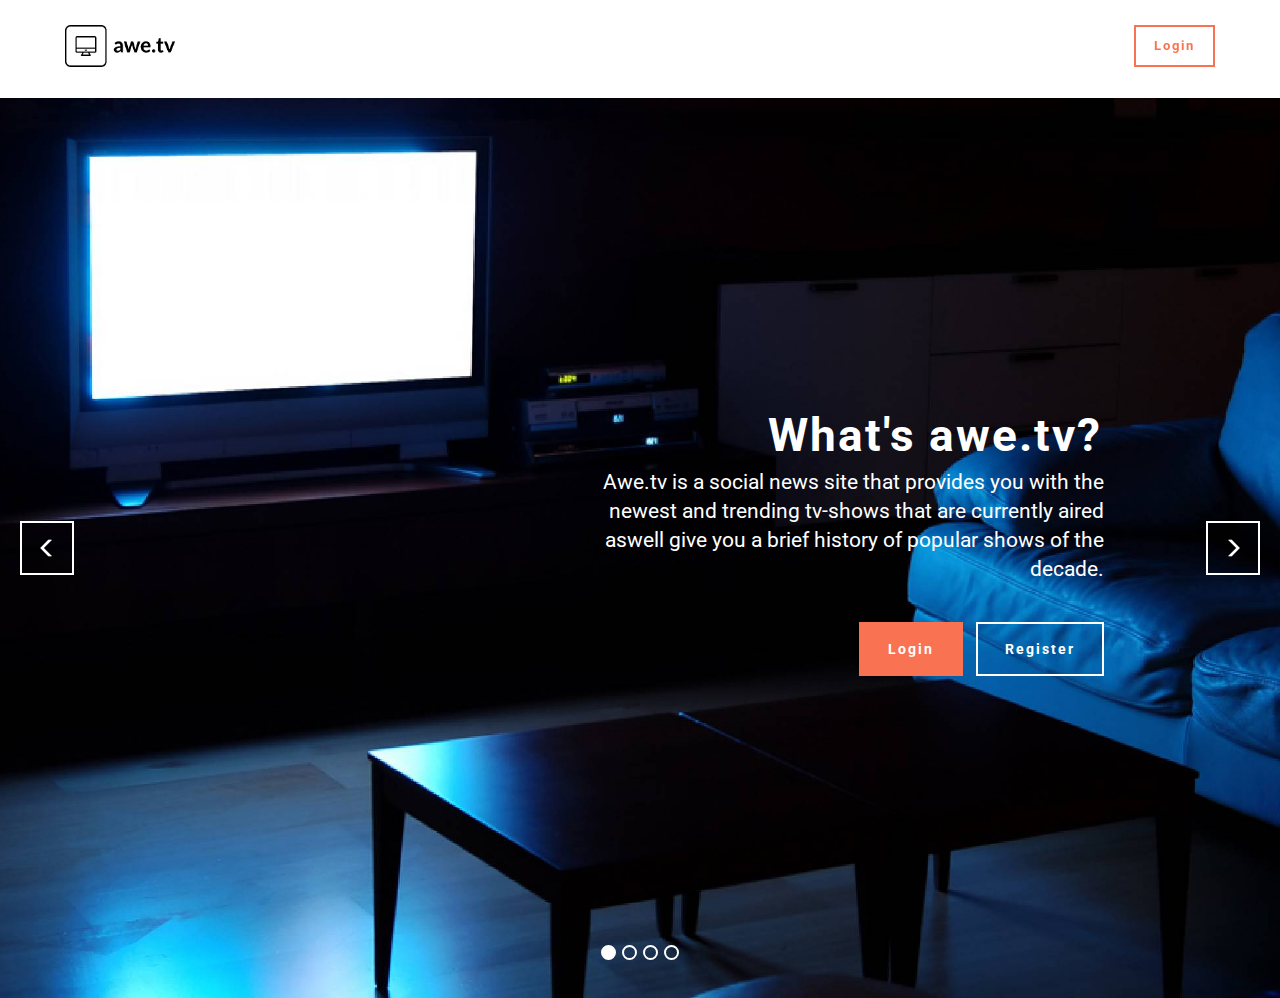
<file: index.html>
<!DOCTYPE html>
<html>
<head>
  <!-- Site made with Mobirise Website Builder v3.12.1, https://mobirise.com -->
  <meta charset="UTF-8">
  <meta http-equiv="X-UA-Compatible" content="IE=edge">
  <meta name="generator" content="Mobirise v3.12.1, mobirise.com">
  <meta name="viewport" content="width=device-width, initial-scale=1">
  <link rel="shortcut icon" href="assets/images/logo.png" type="image/x-icon">
  <meta name="description" content="">
  
  <link rel="stylesheet" href="https://fonts.googleapis.com/css?family=Roboto:700,400&amp;subset=cyrillic,latin,greek,vietnamese">
  <link rel="stylesheet" href="assets/bootstrap/css/bootstrap.min.css">
  <link rel="stylesheet" href="assets/mobirise/css/style.css">
  <link rel="stylesheet" href="assets/dropdown-menu/style.css">
  <link rel="stylesheet" href="assets/mobirise-slider/style.css">
  <link rel="stylesheet" href="assets/mobirise/css/mbr-additional.css" type="text/css">
  
  
  
</head>
<body>
<section id="dropdown-menu-2">

    <nav class="navbar navbar-dropdown bg-color transparent navbar-fixed-top">

        <div class="container">

            <div class="navbar-brand">
                <a href="https://mobirise.com" class="navbar-logo"><img src="assets/images/149546067647422-336x128.png"></a>
                <a class="text-white" href="https://mobirise.com"></a>
            </div>

            <button class="navbar-toggler pull-xs-right hidden-md-up" type="button" data-toggle="collapse" data-target="#exCollapsingNavbar">
                <div class="hamburger-icon"></div>
            </button>

            <ul class="nav-dropdown collapse pull-xs-right navbar-toggleable-sm nav navbar-nav" id="exCollapsingNavbar"><li class="nav-item"><a class="nav-link link" href="https://mobirise.com/" aria-expanded="false">ONGOING</a></li><li class="nav-item"><a class="nav-link link" href="https://mobirise.com/" aria-expanded="false">RISING</a></li><li class="nav-item"><a class="nav-link link" href="https://mobirise.com/" aria-expanded="false">FINISHED</a></li><li class="nav-item"><a class="nav-link link" href="https://mobirise.com/" aria-expanded="false">MERCHANDISE</a></li><li class="nav-item dropdown"><a class="nav-link link dropdown-toggle" data-toggle="dropdown-submenu" href="https://mobirise.com/" aria-expanded="false">HELP</a><div class="dropdown-menu"><a class="dropdown-item" href="http://forums.mobirise.com/">Forum</a><a class="dropdown-item" href="https://mobirise.com/">Tutorials</a><a class="dropdown-item" href="https://mobirise.com/">Contact us</a></div></li><li class="nav-item nav-btn"><a class="nav-link btn btn-danger-outline btn-danger" href="https://mobirise.com/">Login</a></li></ul>

        </div>

    </nav>

</section>

<section class="engine"><a rel="external" href="https://mobirise.com">Mobirise</a></section><section class="mbr-slider mbr-section mbr-section--no-padding carousel slide mbr-after-navbar" data-ride="carousel" data-wrap="true" data-interval="5000" id="slider-7" style="background-color: rgb(255, 255, 255);">
    <div class="mbr-section__container">
        <div>
            <ol class="carousel-indicators">
                <li data-app-prevent-settings="" data-target="#slider-7" data-slide-to="0" class="active"></li><li data-app-prevent-settings="" data-target="#slider-7" data-slide-to="1"></li><li data-app-prevent-settings="" data-target="#slider-7" data-slide-to="2"></li><li data-app-prevent-settings="" data-target="#slider-7" class="" data-slide-to="3"></li>
            </ol>
            <div class="carousel-inner" role="listbox">
                <div class="mbr-box mbr-section mbr-section--relative mbr-section--fixed-size mbr-section--bg-adapted item dark center mbr-section--full-height active" style="background-image: url(assets/images/1402944962e-1-2000x1375.jpg);">
                    <div class="mbr-box__magnet mbr-box__magnet--center-right mbr-box__magnet--sm-padding">
                                            
                        <div class=" container">
                            
                            <div class="row">
                                <div class=" col-md-6 col-md-offset-5">  

                                <div class="mbr-hero">
                                    <h1 class="mbr-hero__text">What's awe.tv?</h1>

                                    <p class="mbr-hero__subtext">Awe.tv is a social news site that provides you with the newest and trending tv-shows that are currently aired aswell give you a brief history of popular shows of the decade.</p>
                                </div>
                                <div class="mbr-buttons btn-inverse mbr-buttons--left mbr-buttons--right"><a class="mbr-buttons__btn btn btn-lg btn-danger" href="https://mobirise.com">Login</a> <a class="mbr-buttons__btn btn btn-lg btn-default" href="https://mobirise.com">Register</a></div>
                                </div>
                            </div>
                        </div>
                    </div>
                </div><div class="mbr-box mbr-section mbr-section--relative mbr-section--fixed-size mbr-section--bg-adapted item dark center mbr-section--full-height" style="background-image: url(assets/images/mv5bzjvjyzjjm2etzwq2mc00ognkltlmzgytzdk3zjzizte0ngi0xkeyxkfqcgdeqxvynjewntm2mzc-2000x1332.jpg);">
                    <div class="mbr-box__magnet mbr-box__magnet--center-left mbr-box__magnet--sm-padding">
                                            
                        <div class=" container">
                            
                            <div class="row">
                                <div class=" col-md-6 col-md-offset-1">  

                                <div class="mbr-hero">
                                    <h1 class="mbr-hero__text">Ongoing shows</h1>

                                    <p class="mbr-hero__subtext">A recently released ex-convict named Shadow meets a mysterious man who calls himself "Wednesday" and who knows more than he first seems to about Shadow's life and past.</p>
                                </div>
                                <div class="mbr-buttons btn-inverse mbr-buttons--left"><a class="mbr-buttons__btn btn btn-lg btn-danger" href="https://mobirise.com">View more</a> </div>
                                </div>
                            </div>
                        </div>
                    </div>
                </div><div class="mbr-box mbr-section mbr-section--relative mbr-section--fixed-size mbr-section--bg-adapted item dark center mbr-section--full-height" style="background-image: url(assets/images/sense8-202-lito-capheus-sun-2000x1335.jpg);">
                    <div class="mbr-box__magnet mbr-box__magnet--center-center mbr-box__magnet--sm-padding">
                                            
                        <div class=" container">
                            
                            <div class="row">
                                <div class=" col-md-8 col-md-offset-2">  

                                <div class="mbr-hero">
                                    <h1 class="mbr-hero__text">Rising shows</h1>

                                    <p class="mbr-hero__subtext">New shows that are rising up in the viewer charts.<br></p>
                                </div>
                                <div class="mbr-buttons btn-inverse mbr-buttons--center"><a class="mbr-buttons__btn btn btn-lg btn-danger" href="https://mobirise.com">View more</a> </div>
                                </div>
                            </div>
                        </div>
                    </div>
                </div><div class="mbr-box mbr-section mbr-section--relative mbr-section--fixed-size mbr-section--bg-adapted item dark center mbr-section--full-height" style="background-image: url(assets/images/slide3.jpg);">
                    <div class="mbr-box__magnet mbr-box__magnet--center-center mbr-box__magnet--sm-padding">
                                            
                        <div class=" container">
                            
                            <div class="row">
                                <div class=" col-md-8 col-md-offset-2">  

                                <div class="mbr-hero">
                                    <h1 class="mbr-hero__text">Finished shows</h1>

                                    <p class="mbr-hero__subtext">Shows that are already finished but are definitely worth watching.</p>
                                </div>
                                <div class="mbr-buttons btn-inverse mbr-buttons--center"><a class="mbr-buttons__btn btn btn-lg btn-danger" href="https://mobirise.com">View more</a> </div>
                                </div>
                            </div>
                        </div>
                    </div>
                </div>
            </div>
            
            <a data-app-prevent-settings="" class="left carousel-control" role="button" data-slide="prev" href="#slider-7">
                <span class="glyphicon glyphicon-menu-left" aria-hidden="true"></span>
                <span class="sr-only">Previous</span>
            </a>
            <a data-app-prevent-settings="" class="right carousel-control" role="button" data-slide="next" href="#slider-7">
                <span class="glyphicon glyphicon-menu-right" aria-hidden="true"></span>
                <span class="sr-only">Next</span>
            </a>
        </div>
    </div>
</section>


  <script src="assets/web/assets/jquery/jquery.min.js"></script>
  <script src="assets/bootstrap/js/bootstrap.min.js"></script>
  <script src="assets/smooth-scroll/smooth-scroll.js"></script>
  <script src="assets/bootstrap-carousel-swipe/bootstrap-carousel-swipe.js"></script>
  <script src="assets/mobirise/js/script.js"></script>
  <script src="assets/dropdown-menu/script.js"></script>
  
  
</body>
</html>
</file>
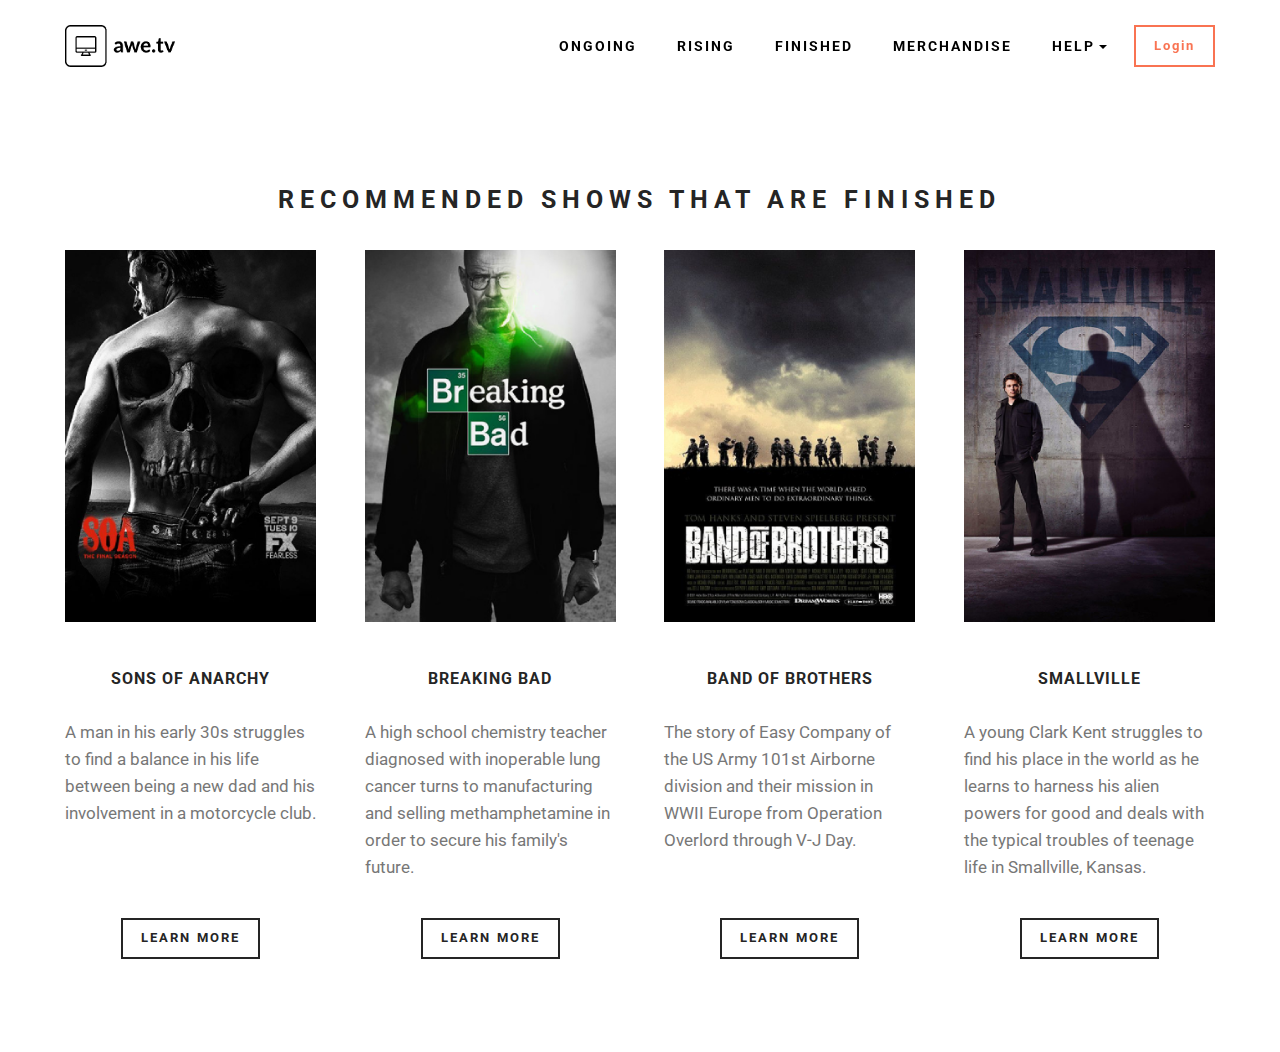
<file: finished.html>
<!DOCTYPE html>
<html>
<head>
  <!-- Site made with Mobirise Website Builder v3.12.1, https://mobirise.com -->
  <meta charset="UTF-8">
  <meta http-equiv="X-UA-Compatible" content="IE=edge">
  <meta name="generator" content="Mobirise v3.12.1, mobirise.com">
  <meta name="viewport" content="width=device-width, initial-scale=1">
  <link rel="shortcut icon" href="assets/images/logo.png" type="image/x-icon">
  <meta name="description" content="Website Creator Description">
  <title>Website Creator Title</title>
  <link rel="stylesheet" href="https://fonts.googleapis.com/css?family=Roboto:700,400&amp;subset=cyrillic,latin,greek,vietnamese">
  <link rel="stylesheet" href="assets/bootstrap/css/bootstrap.min.css">
  <link rel="stylesheet" href="assets/mobirise/css/style.css">
  <link rel="stylesheet" href="assets/dropdown-menu/style.css">
  <link rel="stylesheet" href="assets/mobirise/css/mbr-additional.css" type="text/css">
  
  
  
</head>
<body>
<section id="dropdown-menu-8">

    <nav class="navbar navbar-dropdown bg-color transparent navbar-fixed-top">

        <div class="container">

            <div class="navbar-brand">
                <a href="https://mobirise.com" class="navbar-logo"><img src="assets/images/149546067647422-336x128.png"></a>
                <a class="text-white" href="https://mobirise.com"></a>
            </div>

            <button class="navbar-toggler pull-xs-right hidden-md-up" type="button" data-toggle="collapse" data-target="#exCollapsingNavbar">
                <div class="hamburger-icon"></div>
            </button>

            <ul class="nav-dropdown collapse pull-xs-right navbar-toggleable-sm nav navbar-nav" id="exCollapsingNavbar"><li class="nav-item"><a class="nav-link link" href="https://mobirise.com/" aria-expanded="false">ONGOING</a></li><li class="nav-item"><a class="nav-link link" href="https://mobirise.com/" aria-expanded="false">RISING</a></li><li class="nav-item"><a class="nav-link link" href="https://mobirise.com/" aria-expanded="false">FINISHED</a></li><li class="nav-item"><a class="nav-link link" href="https://mobirise.com/" aria-expanded="false">MERCHANDISE</a></li><li class="nav-item dropdown"><a class="nav-link link dropdown-toggle" data-toggle="dropdown-submenu" href="https://mobirise.com/" aria-expanded="false">HELP</a><div class="dropdown-menu"><a class="dropdown-item" href="http://forums.mobirise.com/">Forum</a><a class="dropdown-item" href="https://mobirise.com/">Tutorials</a><a class="dropdown-item" href="https://mobirise.com/">Contact us</a></div></li><li class="nav-item nav-btn"><a class="nav-link btn btn-danger-outline btn-danger" href="https://mobirise.com/">Login</a></li></ul>

        </div>

    </nav>

</section>

<section class="engine"><a rel="external" href="https://mobirise.com">mobirise.com</a></section><section class="mbr-section mbr-section--relative mbr-section--fixed-size mbr-after-navbar" id="features1-a" style="background-color: rgb(255, 255, 255);">
    
    <div class="mbr-section__container mbr-section__container--std-top-padding mbr-section__container--sm-bot-padding mbr-section-title container" style="padding-top: 93px;">
        <div class="mbr-header mbr-header--center mbr-header--wysiwyg row">
            <div class="col-sm-8 col-sm-offset-2">
                <h3 class="mbr-header__text">RECOMMENDED SHOWS THAT ARE FINISHED</h3>
                
            </div>
        </div>
    </div>
    <div class="mbr-section__container container">
        <div class="mbr-section__row row">
            <div class="mbr-section__col col-xs-12 col-md-3 col-sm-6">
                <div class="mbr-section__container mbr-section__container--center mbr-section__container--middle">
                    <figure class="mbr-figure"><img src="assets/images/mv5bmteyodg2nzkwmdbeqtjeqwpwz15bbwu4mdqwodi3mzix-600x888.jpg" class="mbr-figure__img"></figure>
                </div>
                <div class="mbr-section__container mbr-section__container--middle">
                    <div class="mbr-header mbr-header--reduce mbr-header--center mbr-header--wysiwyg">
                        <h3 class="mbr-header__text">SONS OF ANARCHY</h3>
                    </div>
                </div>
                <div class="mbr-section__container mbr-section__container--middle">
                    <div class="mbr-article mbr-article--wysiwyg">
                        <p>A man in his early 30s struggles to find a balance in his life between being a new dad and his involvement in a motorcycle club.<br><br><br></p>
                    </div>
                </div>
                <div class="mbr-section__container mbr-section__container--last" style="padding-bottom: 93px;">
                    <div class="mbr-buttons mbr-buttons--center"><a href="https://mobirise.com" class="mbr-buttons__btn btn btn-wrap btn-xs-lg btn-default">LEARN MORE</a></div>
                </div>
            </div>
            <div class="mbr-section__col col-xs-12 col-md-3 col-sm-6">
                <div class="mbr-section__container mbr-section__container--center mbr-section__container--middle">
                    <figure class="mbr-figure"><img src="assets/images/mv5bzdnhnzhkndctotlmos00nwnmlweyodqtnwmxm2uzymjingmyxkeyxkfqcgdeqxvyntmxmjgxmza-v1-600x888.png" class="mbr-figure__img"></figure>
                </div>
                <div class="mbr-section__container mbr-section__container--middle">
                    <div class="mbr-header mbr-header--reduce mbr-header--center mbr-header--wysiwyg">
                        <h3 class="mbr-header__text">BREAKING BAD</h3>
                    </div>
                </div>
                <div class="mbr-section__container mbr-section__container--middle">
                    <div class="mbr-article mbr-article--wysiwyg">
                        <p>A high school chemistry teacher diagnosed with inoperable lung cancer turns to manufacturing and selling methamphetamine in order to secure his family's future.<br></p>
                    </div>
                </div>
                <div class="mbr-section__container mbr-section__container--last" style="padding-bottom: 93px;">
                    <div class="mbr-buttons mbr-buttons--center"><a href="https://mobirise.com" class="mbr-buttons__btn btn btn-wrap btn-xs-lg btn-default">LEARN MORE</a></div>
                </div>
            </div>
            <div class="clearfix visible-sm-block"></div>
            <div class="mbr-section__col col-xs-12 col-md-3 col-sm-6">
                <div class="mbr-section__container mbr-section__container--center mbr-section__container--middle">
                    <figure class="mbr-figure"><img src="assets/images/mv5bmti3odc2odc0m15bml5banbnxkftztywmjgznjc3-v1-600x888.png" class="mbr-figure__img"></figure>
                </div>
                <div class="mbr-section__container mbr-section__container--middle">
                    <div class="mbr-header mbr-header--reduce mbr-header--center mbr-header--wysiwyg">
                        <h3 class="mbr-header__text">BAND OF BROTHERS</h3>
                    </div>
                </div>
                <div class="mbr-section__container mbr-section__container--middle">
                    <div class="mbr-article mbr-article--wysiwyg">
                        <p>The story of Easy Company of the US Army 101st Airborne division and their mission in WWII Europe from Operation Overlord through V-J Day.<br><br></p>
                    </div>
                </div>
                <div class="mbr-section__container mbr-section__container--last" style="padding-bottom: 93px;">
                    <div class="mbr-buttons mbr-buttons--center"><a href="https://mobirise.com" class="mbr-buttons__btn btn btn-wrap btn-xs-lg btn-default">LEARN MORE</a></div>
                </div>
            </div>
            
            <div class="mbr-section__col col-xs-12 col-md-3 col-sm-6">
                <div class="mbr-section__container mbr-section__container--center mbr-section__container--middle">
                    <figure class="mbr-figure"><img src="assets/images/7d2daf1a164a72c89e349e8578ab0966-600x888.png" class="mbr-figure__img"></figure>
                </div>
                <div class="mbr-section__container mbr-section__container--middle">
                    <div class="mbr-header mbr-header--reduce mbr-header--center mbr-header--wysiwyg">
                        <h3 class="mbr-header__text">SMALLVILLE<br></h3>
                    </div>
                </div>
                <div class="mbr-section__container mbr-section__container--middle">
                    <div class="mbr-article mbr-article--wysiwyg">
                        <p>A young Clark Kent struggles to find his place in the world as he learns to harness his alien powers for good and deals with the typical troubles of teenage life in Smallville, Kansas.<br></p>
                    </div>
                </div>
                <div class="mbr-section__container mbr-section__container--last" style="padding-bottom: 93px;">
                    <div class="mbr-buttons mbr-buttons--center"><a href="https://mobirise.com" class="mbr-buttons__btn btn btn-wrap btn-xs-lg btn-default">LEARN MORE</a></div>
                </div>
            </div>
            
            
            
        </div>
    </div>
</section>


  <script src="assets/web/assets/jquery/jquery.min.js"></script>
  <script src="assets/bootstrap/js/bootstrap.min.js"></script>
  <script src="assets/smooth-scroll/smooth-scroll.js"></script>
  <script src="assets/mobirise/js/script.js"></script>
  <script src="assets/dropdown-menu/script.js"></script>
  
  
</body>
</html>
</file>
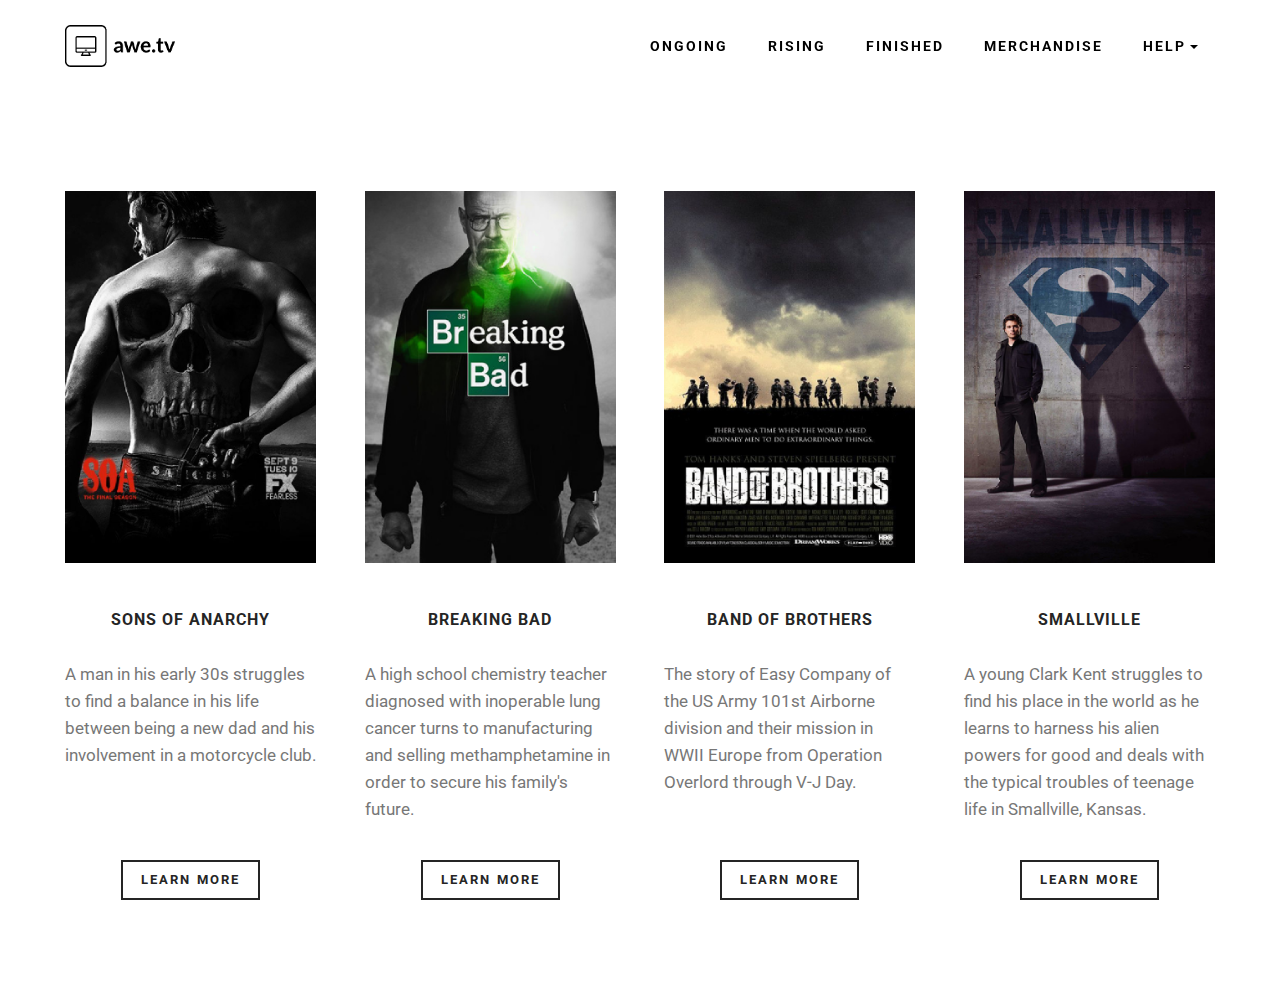
<file: page1.html>
<!DOCTYPE html>
<html>
<head>
  <!-- Site made with Mobirise Website Builder v3.12.1, https://mobirise.com -->
  <meta charset="UTF-8">
  <meta http-equiv="X-UA-Compatible" content="IE=edge">
  <meta name="generator" content="Mobirise v3.12.1, mobirise.com">
  <meta name="viewport" content="width=device-width, initial-scale=1">
  <link rel="shortcut icon" href="assets/images/logo.png" type="image/x-icon">
  <meta name="description" content="Website Creator Description">
  <title>Website Creator Title</title>
  <link rel="stylesheet" href="https://fonts.googleapis.com/css?family=Roboto:700,400&amp;subset=cyrillic,latin,greek,vietnamese">
  <link rel="stylesheet" href="assets/bootstrap/css/bootstrap.min.css">
  <link rel="stylesheet" href="assets/mobirise/css/style.css">
  <link rel="stylesheet" href="assets/dropdown-menu/style.css">
  <link rel="stylesheet" href="assets/mobirise/css/mbr-additional.css" type="text/css">
  
  
  
</head>
<body>
<section id="dropdown-menu-8">

    <nav class="navbar navbar-dropdown bg-color transparent navbar-fixed-top">

        <div class="container">

            <div class="navbar-brand">
                <a href="https://mobirise.com" class="navbar-logo"><img src="assets/images/149546067647422-336x128.png"></a>
                <a class="text-white" href="https://mobirise.com"></a>
            </div>

            <button class="navbar-toggler pull-xs-right hidden-md-up" type="button" data-toggle="collapse" data-target="#exCollapsingNavbar">
                <div class="hamburger-icon"></div>
            </button>

            <ul class="nav-dropdown collapse pull-xs-right navbar-toggleable-sm nav navbar-nav" id="exCollapsingNavbar"><li class="nav-item"><a class="nav-link link" href="https://mobirise.com/" aria-expanded="false">ONGOING</a></li><li class="nav-item"><a class="nav-link link" href="https://mobirise.com/" aria-expanded="false">RISING</a></li><li class="nav-item"><a class="nav-link link" href="https://mobirise.com/" aria-expanded="false">FINISHED</a></li><li class="nav-item"><a class="nav-link link" href="https://mobirise.com/" aria-expanded="false">MERCHANDISE</a></li><li class="nav-item dropdown"><a class="nav-link link dropdown-toggle" data-toggle="dropdown-submenu" href="https://mobirise.com/" aria-expanded="false">HELP</a><div class="dropdown-menu"><a class="dropdown-item" href="http://forums.mobirise.com/">Forum</a><a class="dropdown-item" href="https://mobirise.com/">Tutorials</a><a class="dropdown-item" href="https://mobirise.com/">Contact us</a></div></li></ul>

        </div>

    </nav>

</section>

<section class="engine"><a rel="external" href="https://mobirise.com">Website Maker</a></section><section class="mbr-section mbr-section--relative mbr-section--fixed-size mbr-after-navbar" id="features1-a" style="background-color: rgb(255, 255, 255);">
    
    
    <div class="mbr-section__container container mbr-section__container--std-top-padding" style="padding-top: 93px;">
        <div class="mbr-section__row row">
            <div class="mbr-section__col col-xs-12 col-md-3 col-sm-6">
                <div class="mbr-section__container mbr-section__container--center mbr-section__container--middle">
                    <figure class="mbr-figure"><img src="assets/images/mv5bmteyodg2nzkwmdbeqtjeqwpwz15bbwu4mdqwodi3mzix-600x888.jpg" class="mbr-figure__img"></figure>
                </div>
                <div class="mbr-section__container mbr-section__container--middle">
                    <div class="mbr-header mbr-header--reduce mbr-header--center mbr-header--wysiwyg">
                        <h3 class="mbr-header__text">SONS OF ANARCHY</h3>
                    </div>
                </div>
                <div class="mbr-section__container mbr-section__container--middle">
                    <div class="mbr-article mbr-article--wysiwyg">
                        <p>A man in his early 30s struggles to find a balance in his life between being a new dad and his involvement in a motorcycle club.<br><br><br></p>
                    </div>
                </div>
                <div class="mbr-section__container mbr-section__container--last" style="padding-bottom: 93px;">
                    <div class="mbr-buttons mbr-buttons--center"><a href="https://mobirise.com" class="mbr-buttons__btn btn btn-wrap btn-xs-lg btn-default">LEARN MORE</a></div>
                </div>
            </div>
            <div class="mbr-section__col col-xs-12 col-md-3 col-sm-6">
                <div class="mbr-section__container mbr-section__container--center mbr-section__container--middle">
                    <figure class="mbr-figure"><img src="assets/images/mv5bzdnhnzhkndctotlmos00nwnmlweyodqtnwmxm2uzymjingmyxkeyxkfqcgdeqxvyntmxmjgxmza-v1-600x888.png" class="mbr-figure__img"></figure>
                </div>
                <div class="mbr-section__container mbr-section__container--middle">
                    <div class="mbr-header mbr-header--reduce mbr-header--center mbr-header--wysiwyg">
                        <h3 class="mbr-header__text">BREAKING BAD</h3>
                    </div>
                </div>
                <div class="mbr-section__container mbr-section__container--middle">
                    <div class="mbr-article mbr-article--wysiwyg">
                        <p>A high school chemistry teacher diagnosed with inoperable lung cancer turns to manufacturing and selling methamphetamine in order to secure his family's future.<br></p>
                    </div>
                </div>
                <div class="mbr-section__container mbr-section__container--last" style="padding-bottom: 93px;">
                    <div class="mbr-buttons mbr-buttons--center"><a href="https://mobirise.com" class="mbr-buttons__btn btn btn-wrap btn-xs-lg btn-default">LEARN MORE</a></div>
                </div>
            </div>
            <div class="clearfix visible-sm-block"></div>
            <div class="mbr-section__col col-xs-12 col-md-3 col-sm-6">
                <div class="mbr-section__container mbr-section__container--center mbr-section__container--middle">
                    <figure class="mbr-figure"><img src="assets/images/mv5bmti3odc2odc0m15bml5banbnxkftztywmjgznjc3-v1-600x888.png" class="mbr-figure__img"></figure>
                </div>
                <div class="mbr-section__container mbr-section__container--middle">
                    <div class="mbr-header mbr-header--reduce mbr-header--center mbr-header--wysiwyg">
                        <h3 class="mbr-header__text">BAND OF BROTHERS</h3>
                    </div>
                </div>
                <div class="mbr-section__container mbr-section__container--middle">
                    <div class="mbr-article mbr-article--wysiwyg">
                        <p>The story of Easy Company of the US Army 101st Airborne division and their mission in WWII Europe from Operation Overlord through V-J Day.<br><br></p>
                    </div>
                </div>
                <div class="mbr-section__container mbr-section__container--last" style="padding-bottom: 93px;">
                    <div class="mbr-buttons mbr-buttons--center"><a href="https://mobirise.com" class="mbr-buttons__btn btn btn-wrap btn-xs-lg btn-default">LEARN MORE</a></div>
                </div>
            </div>
            
            <div class="mbr-section__col col-xs-12 col-md-3 col-sm-6">
                <div class="mbr-section__container mbr-section__container--center mbr-section__container--middle">
                    <figure class="mbr-figure"><img src="assets/images/7d2daf1a164a72c89e349e8578ab0966-600x888.png" class="mbr-figure__img"></figure>
                </div>
                <div class="mbr-section__container mbr-section__container--middle">
                    <div class="mbr-header mbr-header--reduce mbr-header--center mbr-header--wysiwyg">
                        <h3 class="mbr-header__text">SMALLVILLE<br></h3>
                    </div>
                </div>
                <div class="mbr-section__container mbr-section__container--middle">
                    <div class="mbr-article mbr-article--wysiwyg">
                        <p>A young Clark Kent struggles to find his place in the world as he learns to harness his alien powers for good and deals with the typical troubles of teenage life in Smallville, Kansas.<br></p>
                    </div>
                </div>
                <div class="mbr-section__container mbr-section__container--last" style="padding-bottom: 93px;">
                    <div class="mbr-buttons mbr-buttons--center"><a href="https://mobirise.com" class="mbr-buttons__btn btn btn-wrap btn-xs-lg btn-default">LEARN MORE</a></div>
                </div>
            </div>
            
            
            
        </div>
    </div>
</section>


  <script src="assets/web/assets/jquery/jquery.min.js"></script>
  <script src="assets/bootstrap/js/bootstrap.min.js"></script>
  <script src="assets/smooth-scroll/smooth-scroll.js"></script>
  <script src="assets/mobirise/js/script.js"></script>
  <script src="assets/dropdown-menu/script.js"></script>
  
  
</body>
</html>
</file>
<file: assets/dropdown-menu/style.css>
.navbar-dropdown .dropup,.navbar-dropdown .dropdown{position:relative}.navbar-dropdown .dropdown-toggle::after{display:inline-block;width:0;height:0;margin-right:.25rem;margin-left:.25rem;vertical-align:middle;content:"";border-top:0.3em solid;border-right:0.3em solid transparent;border-left:0.3em solid transparent}.navbar-dropdown .dropdown-toggle:focus{outline:0}.navbar-dropdown .dropup .dropdown-toggle::after{border-top:0;border-bottom:0.3em solid}.navbar-dropdown .dropdown-menu{position:absolute;top:100%;left:0;z-index:1000;display:none;float:left;min-width:160px;padding:5px 0;margin:2px 0 0;font-size:1rem;color:#373a3c;text-align:left;list-style:none;background-color:#fff;background-clip:padding-box;border:1px solid rgba(0,0,0,0.15);border-radius:0.25rem}.navbar-dropdown .dropdown-divider{height:1px;margin:0.5rem 0;overflow:hidden;background-color:#e5e5e5}.navbar-dropdown .dropdown-item{display:block;width:100%;padding:3px 20px;clear:both;font-weight:normal;line-height:1.5;color:#373a3c;text-align:inherit;white-space:nowrap;background:none;border:0}.navbar-dropdown .dropdown-item:focus,.navbar-dropdown .dropdown-item:hover{color:#2b2d2f;text-decoration:none;background-color:#f5f5f5}.navbar-dropdown .dropdown-item.active,.navbar-dropdown .dropdown-item.active:focus,.navbar-dropdown .dropdown-item.active:hover{color:#fff;text-decoration:none;background-color:#0275d8;outline:0}.navbar-dropdown .dropdown-item.disabled,.navbar-dropdown .dropdown-item.disabled:focus,.navbar-dropdown .dropdown-item.disabled:hover{color:#818a91}.navbar-dropdown .dropdown-item.disabled:focus,.navbar-dropdown .dropdown-item.disabled:hover{text-decoration:none;cursor:not-allowed;background-color:transparent;background-image:none;filter:"progid:DXImageTransform.Microsoft.gradient(enabled = false)"}.navbar-dropdown .open > .dropdown-menu{display:block}.navbar-dropdown .open > a{outline:0}.navbar-dropdown .dropdown-menu-right{right:0;left:auto}.navbar-dropdown .dropdown-menu-left{right:auto;left:0}.navbar-dropdown .dropdown-header{display:block;padding:3px 20px;font-size:0.875rem;line-height:1.5;color:#818a91;white-space:nowrap}.navbar-dropdown .dropdown-backdrop{position:fixed;top:0;right:0;bottom:0;left:0;z-index:990}.navbar-dropdown .pull-right > .dropdown-menu{right:0;left:auto}.navbar-dropdown .dropup .caret,.navbar-dropdown .navbar-fixed-bottom .dropdown .caret{content:"";border-top:0;border-bottom:0.3em solid}.navbar-dropdown .dropup .dropdown-menu,.navbar-dropdown .navbar-fixed-bottom .dropdown .dropdown-menu{top:auto;bottom:100%;margin-bottom:2px}.nav-link{display:inline-block}.nav-link:focus,.nav-link:hover{text-decoration:none}.navbar-nav .nav-item{float:left}.navbar-nav .nav-link{display:block;padding-top:.425rem;padding-bottom:.425rem}.navbar-nav .nav-link + .nav-link{margin-left:1rem}.navbar-nav .nav-item + .nav-item{margin-left:1rem}.navbar-toggler{padding:.5rem .75rem;font-size:1.25rem;line-height:1;background:none;border:1px solid transparent;border-radius:0.25rem}.navbar-toggler:focus,.navbar-toggler:hover{text-decoration:none}@media (min-width:544px){.navbar-toggleable-xs{display:block!important}}@media (min-width:768px){.navbar-toggleable-sm{display:block!important}}@media (min-width:992px){.navbar-toggleable-md{display:block!important}}.pull-xs-left{float:left!important}.pull-xs-right{float:right!important}.pull-xs-none{float:none!important}@media (min-width:544px){.pull-sm-left{float:left!important}.pull-sm-right{float:right!important}.pull-sm-none{float:none!important}}@media (min-width:768px){.pull-md-left{float:left!important}.pull-md-right{float:right!important}.pull-md-none{float:none!important}}@media (min-width:992px){.pull-lg-left{float:left!important}.pull-lg-right{float:right!important}.pull-lg-none{float:none!important}}@media (min-width:1200px){.pull-xl-left{float:left!important}.pull-xl-right{float:right!important}.pull-xl-none{float:none!important}}.hidden-xs-up{display:none!important}@media (max-width:543px){.hidden-xs-down{display:none!important}}@media (min-width:544px){.hidden-sm-up{display:none!important}}@media (max-width:767px){.hidden-sm-down{display:none!important}}@media (min-width:768px){.hidden-md-up{display:none!important}}@media (max-width:991px){.hidden-md-down{display:none!important}}@media (min-width:992px){.hidden-lg-up{display:none!important}}@media (max-width:1199px){.hidden-lg-down{display:none!important}}@media (min-width:1200px){.hidden-xl-up{display:none!important}}.hidden-xl-down{display:none!important}.navbar-dropdown-open{overflow:hidden!important}.navbar-dropdown-open .navbar-dropdown.opened{bottom:0;left:0;overflow-y:scroll;position:fixed;right:0;top:0;transition:none}.navbar-dropdown{left:0;padding-top:1.5rem;padding-bottom:1.5rem;position:absolute;right:0;top:0;transition:all 0.25s ease;z-index:1030}.navbar-dropdown .navbar-brand,.navbar-dropdown .navbar-toggler{position:relative;z-index:995}.navbar-dropdown.bg-color.transparent{background:none!important}.navbar-dropdown.navbar-fixed-top{position:fixed}.navbar-dropdown .navbar-brand{line-height:0;margin-right:1.5rem;padding:0}.navbar-dropdown .navbar-brand a{line-height:2.35rem;vertical-align:middle}.navbar-dropdown .navbar-brand a,.navbar-dropdown .navbar-brand a:hover{text-decoration:none}.navbar-dropdown .navbar-brand .navbar-logo,.navbar-dropdown .navbar-brand .navbar-logo a{line-height:0;vertical-align:baseline}.navbar-dropdown .navbar-logo{margin-right:0.5rem}.navbar-dropdown .navbar-logo img{display:inline;height:2.35rem}@media (max-width:543px){.navbar-dropdown .navbar-toggleable-xs{padding-top:0.425rem}.navbar-dropdown .navbar-toggleable-xs .btn{margin-bottom:0.425rem;margin-top:0.425rem}.navbar-dropdown .navbar-toggleable-xs .dropdown-menu{padding-bottom:0.425rem}.navbar-dropdown .navbar-toggleable-xs .dropdown-menu .dropdown-menu{padding-bottom:0}}@media (max-width:767px){.navbar-dropdown .navbar-toggleable-sm{padding-top:0.425rem}.navbar-dropdown .navbar-toggleable-sm .btn{margin-bottom:0.425rem;margin-top:0.425rem}.navbar-dropdown .navbar-toggleable-sm .dropdown-menu{padding-bottom:0.425rem}.navbar-dropdown .navbar-toggleable-sm .dropdown-menu .dropdown-menu{padding-bottom:0}}@media (max-width:991px){.navbar-dropdown .navbar-toggleable-md{padding-top:0.425rem}.navbar-dropdown .navbar-toggleable-md .btn{margin-bottom:0.425rem;margin-top:0.425rem}.navbar-dropdown .navbar-toggleable-md .dropdown-menu{padding-bottom:0.425rem}.navbar-dropdown .navbar-toggleable-md .dropdown-menu .dropdown-menu{padding-bottom:0}}@media (min-width:544px){.navbar-dropdown{border-radius:0}}.is-builder .navbar-dropdown .dropdown-toggle::after{vertical-align:baseline}.dropdown-menu.dropdown-submenu{left:100%;margin-left:-6px;margin-top:-6px;top:0}.dropdown-menu .dropdown-toggle[data-toggle="dropdown-submenu"]::after{border-bottom:0.3em solid transparent;border-left:0.3em solid;border-right:0;border-top:0.3em solid transparent;margin-left:0.3rem}.dropdown-menu .dropdown-toggle[data-toggle="dropdown-submenu"][aria-expanded="true"]{background-color:#f5f5f5}.dropdown-menu .dropdown-item:focus{outline:0}.nav-dropdown-sm{clear:left;float:none!important;position:relative;z-index:999}.nav-dropdown-sm .nav-item{float:none}.nav-dropdown-sm .nav-item + .nav-item{margin-left:0}.nav-dropdown-sm .nav-link,.nav-dropdown-sm .dropdown-item{position:relative}.nav-dropdown-sm .dropdown-toggle::after{position:absolute;right:0;top:50%;margin-top:-0.15em}.nav-dropdown-sm .dropdown-toggle[data-toggle="dropdown-submenu"]::after{margin-left:.25rem;border-top:0.3em solid;border-right:0.3em solid transparent;border-left:0.3em solid transparent;border-bottom:0}.nav-dropdown-sm .dropdown-toggle[data-toggle="dropdown-submenu"][aria-expanded="true"]::after{border-top:0;border-right:0.3em solid transparent;border-left:0.3em solid transparent;border-bottom:0.3em solid}.nav-dropdown-sm .dropdown-menu{margin:0;padding:0;position:relative;top:0;left:0;width:100%;border:0;float:none;border-radius:0;background:none;padding-left:20px}.nav-dropdown-sm .dropdown-item{padding-left:0}.nav-dropdown-sm .dropdown-item,.nav-dropdown-sm .dropdown-item:hover,.nav-dropdown-sm .dropdown-item:focus{background:none!important}.navbar-dropdown .nav > li > a::after{-webkit-transform:none!important;-ms-transform:none!important;-o-transform:none!important;transform:none!important;-webkit-transition:none!important;-o-transition:none!important;transition:none!important;display:none}.navbar-dropdown .navbar-nav{margin:0!important}.navbar-dropdown .nav-dropdown-sm{padding-top:11px!important}.dropdown-toggle::after{display:inline-block!important;width:0!important;border-top:5px solid;border-right:5px solid transparent;border-left:5px solid transparent;border-bottom:0!important;margin-left:4px!important}.dropdown-menu .dropdown-toggle[data-toggle="dropdown-submenu"]::after{border-bottom:5px solid transparent!important;border-left:5px solid!important;border-right:0!important;border-top:5px solid transparent!important;margin-left:6px!important}.nav-dropdown-sm .dropdown-toggle[data-toggle="dropdown-submenu"][aria-expanded="true"]::after{border-top:0!important;border-right:5px solid transparent!important;border-left:5px solid transparent!important;border-bottom:5px solid!important}.nav-dropdown-sm .dropdown-toggle[data-toggle="dropdown-submenu"]::after{margin-left:5px!important;border-top:5px solid!important;border-right:5px solid transparent!important;border-left:5px solid transparent!important;border-bottom:0!important}.navbar-dropdown .btn{-webkit-transition:all 0.2s ease-in-out 0s;-o-transition:all 0.2s ease-in-out 0s;transition:all 0.2s ease-in-out 0s;border-width:2px;font-size:13px;font-weight:bold;letter-spacing:2px;text-decoration:none;word-spacing:1px}.navbar-dropdown{padding-top:25px;padding-bottom:25px;margin-bottom:0;min-height:0;border:0}.navbar-dropdown .navbar-brand{line-height:0;margin-left:0!important;margin-right:24px;padding:0;height:auto;font-weight:bold}.navbar-dropdown .navbar-logo img{height:42px}.navbar-dropdown .navbar-brand a{line-height:42px}.navbar-dropdown .navbar-brand .navbar-logo{margin-right:8px}.navbar-dropdown .navbar-brand .navbar-logo,.navbar-dropdown .navbar-brand .navbar-logo a{line-height:0}.navbar-dropdown a{text-decoration:none}.navbar-dropdown .navbar-nav > li > a{padding-top:11px;padding-bottom:11px}.navbar-dropdown .navbar-nav > li > a.btn{padding:9px 18px}.navbar-dropdown .dropdown-menu{font-size:15px;border-radius:0;padding:8px 0;border:0}.navbar-dropdown .dropdown-submenu{margin-top:-8px}.navbar-dropdown .dropdown-item{padding:4px 20px}.navbar-dropdown .nav-dropdown-sm a{padding-left:0}@media (max-width:767px){.navbar-dropdown .navbar-toggleable-sm .btn{margin-bottom:11px;margin-top:11px}}.navbar-dropdown{padding-top:25px;padding-bottom:25px;margin-bottom:0;min-height:0}.navbar-dropdown.navbar-short{padding-top:15px;padding-bottom:15px}.navbar-dropdown .navbar-nav > li > .dropdown-menu{margin-left:-5px}.navbar-dropdown .nav-dropdown-sm > li > .dropdown-menu{margin-left:0}.navbar-dropdown .nav-dropdown-sm .dropdown-menu{padding:0;padding-left:20px;padding-bottom:11px}.navbar-dropdown .nav-dropdown-sm .dropdown-menu .dropdown-menu{padding-bottom:0}.navbar-dropdown{padding-left:20px;padding-right:20px}.navbar-dropdown .container{padding-left:0;padding-right:0}.navbar-dropdown .navbar-toggler{padding:8px 12px;font-size:20px;border-radius:4px}.navbar-dropdown .btn-default-outline{color:#fff;background-color:transparent;border-color:#fff}.navbar-dropdown .btn-default-outline:hover{color:#252525;background-color:#fff;border-color:#fff}.navbar-dropdown .btn-primary-outline{color:#4c6972;background-color:transparent;border-color:#4c6972}.navbar-dropdown .btn-primary-outline:hover{color:#fff;background-color:#4c6972;border-color:#4c6972}.navbar-dropdown .btn-info-outline{color:#27aae0;background-color:transparent;border-color:#27aae0}.navbar-dropdown .btn-info-outline:hover{color:#fff;background-color:#27aae0;border-color:#27aae0}.navbar-dropdown .btn-success-outline{color:#7ac673;background-color:transparent;border-color:#7ac673}.navbar-dropdown .btn-success-outline:hover{color:#fff;background-color:#7ac673;border-color:#7ac673}.navbar-dropdown .btn-warning-outline{color:#faaf40;background-color:transparent;border-color:#faaf40}.navbar-dropdown .btn-warning-outline:hover{color:#fff;background-color:#faaf40;border-color:#faaf40}.navbar-dropdown .btn-danger-outline{color:#f97352;background-color:transparent;border-color:#f97352}.navbar-dropdown .btn-danger-outline:hover{color:#fff;background-color:#f97352;border-color:#f97352}.navbar-dropdown .btn-link-outline{color:#252525;background-color:transparent;border-color:#252525}.navbar-dropdown .btn-link-outline:hover{color:#fff;background-color:#252525;border-color:#252525}.navbar-dropdown .link,.navbar-dropdown .link:hover{color:#252525}.navbar-dropdown .nav .link{letter-spacing:2px}
</file>
<file: assets/mobirise-slider/style.css>
/*-------

   Slider

-------*/
.mbr-slider .carousel-inner > .active,
.mbr-slider .carousel-inner > .next,
.mbr-slider .carousel-inner > .prev {
	display: table;
}
.mbr-slider .carousel-control {
    background-image: none;
    width: 54px;
    height: 54px;
    top: 50%;
    margin-top: -27px;
    line-height: 54px;
    border: 2px solid #fff;
    opacity: 1;
    text-shadow: none;
    z-index: 5;
    -webkit-transition: all 0.2s ease-in-out 0s;
    -o-transition: all 0.2s ease-in-out 0s;
    transition: all 0.2s ease-in-out 0s;
}
.mbr-slider .carousel-control.left {
	margin-left: 20px;
}
.mbr-slider .carousel-control.right {
	margin-right: 20px;
}
.mbr-slider .carousel-control:hover {
	background: #fff;
	color: #000;
}
.mbr-slider .carousel-indicators {
    bottom: 20px;
}
.mbr-slider .carousel-indicators li,
.mbr-slider .carousel-indicators .active {
    width: 15px;
    height: 15px;
    margin: 3px;
    border: 2px solid #ffffff;
}

@media (max-width: 767px) {
    .mbr-slider .carousel-control {
        top: auto;
        bottom: 20px;
    }
}
.mbr-slider .mbr-overlay {
    z-index: 0;
    opacity:0.5;
}
/* boxed model */
.mbr-slider > .boxed-slider {
    position: relative;
    padding: 93px 0;
}
.mbr-slider > .boxed-slider > div{
    position: relative;

}
.mbr-slider > .container .carousel-indicators {
    margin-bottom: 3px;
}
@media (max-width: 767px) {
    .mbr-slider > .container .carousel-control {
        margin-bottom: 0px;
    }
}
.mbr-slider > .container img {
    width: 100%;
}
.mbr-slider > .container img + .row {
    position: absolute;
    top: 50%;
    left: 0;
    right: 0;
    margin-left: 0;
    margin-right: 0;
    -webkit-transform: translateY(-50%);
    -moz-transform: translateY(-50%);
    transform: translateY(-50%);
}
.mbr-slider .mbr-section {
    padding-left: 0;
    padding-right: 0;
}

/* article layout */
.mbr-slider .article-slider > div {
    padding-left: 0;
    padding-right: 0;
}
.mbr-slider > .container.article-slider .carousel-indicators {
    margin-bottom: 0;
}
</file>
<file: assets/mobirise/css/mbr-additional.css>
#dropdown-menu-2 .hide-buttons [data-button] {
  display: none !important;
}
#dropdown-menu-2 .nav .link,
#dropdown-menu-2 .dropdown-item {
  font-size: 1em;
  color: #ffffff;
}
#dropdown-menu-2 .navbar,
#dropdown-menu-2 .dropdown-menu {
  background: #333333;
}
#dropdown-menu-2 .dropdown-menu .dropdown-toggle[aria-expanded="true"],
#dropdown-menu-2 .dropdown-menu a:hover,
#dropdown-menu-2 .dropdown-menu a:focus {
  background: #292929;
}
#dropdown-menu-2 .navbar-toggler {
  color: #ffffff;
}
#dropdown-menu-8 .hide-buttons [data-button] {
  display: none !important;
}
#dropdown-menu-8 .nav .link,
#dropdown-menu-8 .dropdown-item {
  font-size: 1em;
  color: #000000;
}
#dropdown-menu-8 .navbar,
#dropdown-menu-8 .dropdown-menu {
  background: #333333;
}
#dropdown-menu-8 .dropdown-menu .dropdown-toggle[aria-expanded="true"],
#dropdown-menu-8 .dropdown-menu a:hover,
#dropdown-menu-8 .dropdown-menu a:focus {
  background: #292929;
}
#dropdown-menu-8 .navbar-toggler {
  color: #000000;
}
</file>
<file: assets/mobirise/css/style.css>
.is-builder .animated {
  -webkit-animation-name: none !important;
  animation-name: none !important;
}
html {
  position: relative;
  min-height: 100%;
}
.mbr-embedded-video {
  position: relative;
}
.mbr-background-video,
.mbr-background-video-preview {
  bottom: 0;
  left: 0;
  overflow: hidden;
  position: absolute;
  right: 0;
  top: 0;
}
.mbr-parallax-background,
.mbr-background {
  background-attachment: fixed !important;
  background-position: 50% 0;
  background-repeat: no-repeat;
  background-size: cover !important;
}
.mbr-hidden-scrollbar .mbr-parallax-background {
  background-size: auto 130%;
}
.mobile .mbr-parallax-background {
  background-attachment: scroll !important;
}
.mbr-background {
  background-attachment: scroll !important;
}
.mbr-navbar {
  position: relative;
  width: 100%;
}
.mbr-navbar:before {
  content: "";
  display: block;
}
.mbr-navbar__brand-link:after,
.mbr-navbar__brand-img {
  max-height: 74px;
  height: 100%;
}
.mbr-navbar:before,
.mbr-navbar__container {
  height: 98px;
}
.mbr-navbar--ss .mbr-navbar__brand-link:after,
.mbr-navbar--ss .mbr-navbar__brand-img {
  height: 74px;
}
.mbr-navbar--ss:before,
.mbr-navbar--ss .mbr-navbar__container {
  height: 98px;
}
.mbr-navbar--xs .mbr-navbar__brand-link:after,
.mbr-navbar--xs .mbr-navbar__brand-img {
  height: 32px;
}
.mbr-navbar--xs:before,
.mbr-navbar--xs .mbr-navbar__container {
  height: 56px;
}
.mbr-navbar--s .mbr-navbar__brand-link:after,
.mbr-navbar--s .mbr-navbar__brand-img {
  height: 48px;
}
.mbr-navbar--s:before,
.mbr-navbar--s .mbr-navbar__container {
  height: 72px;
}
.mbr-navbar--m .mbr-navbar__brand-link:after,
.mbr-navbar--m .mbr-navbar__brand-img {
  height: 64px;
}
.mbr-navbar--m:before,
.mbr-navbar--m .mbr-navbar__container {
  height: 88px;
}
.mbr-navbar--l .mbr-navbar__brand-link:after,
.mbr-navbar--l .mbr-navbar__brand-img {
  height: 96px;
}
.mbr-navbar--l:before,
.mbr-navbar--l .mbr-navbar__container {
  height: 120px;
}
.mbr-navbar--xl .mbr-navbar__brand-link:after,
.mbr-navbar--xl .mbr-navbar__brand-img {
  height: 128px;
}
.mbr-navbar--xl:before,
.mbr-navbar--xl .mbr-navbar__container {
  height: 152px;
}
.mbr-navbar--short .mbr-navbar__brand-link:after,
.mbr-navbar--short .mbr-navbar__brand-img {
  height: 40px;
}
.mbr-navbar--short .mbr-brand__logo .mbr-iconfont{
  font-size: 40px;
}
.mbr-navbar--short:before,
.mbr-navbar--short .mbr-navbar__container {
  height: 64px;
}
.mbr-navbar--short .mbr-navbar__container {
  padding: 12px 0;
}
@media (max-width: 767px) {
  .mbr-navbar--short .mbr-navbar__brand-link:after,
  .mbr-navbar--short .mbr-navbar__brand-img {
    height: 31px;
  }
  .mbr-navbar--short:before,
  .mbr-navbar--short .mbr-navbar__container {
    height: 45px;
  }
  .mbr-navbar--short .mbr-navbar__container {
    padding: 7px 0;
  }
}
.mbr-navbar__brand-img {
  position: relative;
}
.mbr-navbar__brand-img,
.mbr-navbar__container,
.mbr-navbar__section {
  -webkit-transition: all 300ms ease-in-out 0s;
  -o-transition: all 300ms ease-in-out 0s;
  transition: all 300ms ease-in-out 0s;
}
.mbr-navbar__section {
  background: #2c2c2c;
  height: auto;
  position: absolute;
  top: 0;
  width: 100%;
  z-index: 1000;
}
.mbr-navbar__container {
  display: table;
  padding: 12px 0;
  width: 100%;
}
.mbr-navbar__menu-box {
  display: table;
  width: 100%;
}
.mbr-navbar__menu-box--inline-left,
.mbr-navbar__menu-box--inline-center,
.mbr-navbar__menu-box--inline-right {
  display: block;
  text-align: left;
}
.mbr-navbar__menu-box--inline-center {
  text-align: center;
}
.mbr-navbar__menu-box--inline-right {
  text-align: right;
}
.mbr-navbar__column {
  display: table-cell;
  vertical-align: middle;
}
.mbr-navbar__column--xxs {
  width: 1%;
}
.mbr-navbar__column--xs {
  width: 10%;
}
.mbr-navbar__column--s {
  width: 20%;
}
.mbr-navbar__column--m {
  width: 30%;
}
.mbr-navbar__column--l {
  width: 40%;
}
.mbr-navbar__column--xl {
  width: 50%;
}
.mbr-navbar__menu-box--inline-left .mbr-navbar__column,
.mbr-navbar__menu-box--inline-center .mbr-navbar__column,
.mbr-navbar__menu-box--inline-right .mbr-navbar__column {
  display: inline-block;
}
.mbr-navbar__items {
  float: left;
  padding-left: 0px;
  position: relative;
  left: -20px;
}
.mbr-navbar__items--right {
  float: right;
  left: 0;
}
.float-left {
  float: left;
}
.mbr-navbar__item {
  display: block;
  float: left;
  position: relative;
}
.mbr-navbar__hamburger {
  display: none;
  margin-top: -11px;
  position: absolute;
  right: 0;
  top: 50%;
  z-index: 10000;
}
.mbr-navbar--collapsed .mbr-navbar__container {
  position: relative;
}
.mbr-navbar--collapsed .mbr-navbar__column {
  display: block;
  width: 100%;
}
.mbr-navbar--collapsed .mbr-navbar__items--right {
  padding-top: 13px;
}
.mbr-navbar--collapsed .mbr-navbar__menu {
  background: rgba(0, 0, 0, 0.9);
  display: none;
  height: 100%;
  left: 0;
  position: fixed;
  top: 0;
  width: 100%;
  z-index: 9999;
}
.mbr-navbar--collapsed .mbr-navbar__menu-box {
  display: table-cell;
  vertical-align: middle;
}
.mbr-navbar--collapsed .mbr-navbar__items {
  float: none;
}
.mbr-navbar--collapsed .mbr-navbar__item {
  float: none;
}
.mbr-navbar--collapsed .mbr-navbar__hamburger {
  display: block;
}
.mbr-navbar--collapsed.mbr-navbar--open .mbr-navbar__menu {
  display: table;
}
.mbr-navbar--collapsed.mbr-navbar--open:not(.mbr-navbar--sticky) .mbr-navbar__section {
  background: none;
  position: fixed;
}
.mbr-navbar--collapsed.mbr-navbar--open .mbr-navbar__brand {
  visibility: hidden;
}
.mbr-navbar--collapsed.mbr-navbar--sticky.mbr-navbar--open .mbr-navbar__brand {
  visibility: visible;
}
.mbr-navbar--collapsed.mbr-navbar--open .mbr-navbar__brand-img,
.mbr-navbar--collapsed.mbr-navbar--open .mbr-navbar__container {
  -webkit-transition: none;
  -o-transition: none;
  transition: none;
}
.mbr-navbar--freeze.mbr-navbar--collapsed.mbr-navbar--open .mbr-navbar__hamburger,
.mbr-navbar--freeze.mbr-navbar--collapsed.mbr-navbar--open .mbr-navbar__hamburger:hover {
  color: #fff !important;
}
.mbr-navbar--sticky .mbr-navbar__section {
  position: fixed;
}
.mbr-navbar--absolute {
  position: absolute;
}
/* fix for popup menu conflict */
@media (max-width: 480px) {
  .mbr-navbar--absolute.mbr-navbar[id^=menu-] {
    position: absolute;
  }
}
.mbr-navbar--transparent .mbr-navbar__section {
  background: none;
}
.mbr-navbar--stuck .mbr-navbar__section,
.mbr-navbar--relative .mbr-navbar__section {
  background: #2c2c2c;
}
@media (max-width: 991px) {
  .mbr-navbar--auto-collapse .mbr-navbar__container {
    position: relative;
  }
  .mbr-navbar--auto-collapse .mbr-navbar__column {
    display: block;
    width: 100%;
  }
  .mbr-navbar__column {
    max-height: 100vh;
    overflow-x: hidden;
    overflow-y:auto;
  }
  .mbr-navbar__column::-webkit-scrollbar {
    display:none;
  }
  .mbr-navbar--auto-collapse .mbr-navbar__items--right {
    padding-top: 13px;
  }
  .mbr-navbar--auto-collapse .mbr-navbar__menu {
    background: rgba(0, 0, 0, 0.9);
    display: none;
    height: 100%;
    left: 0;
    position: fixed;
    top: 0;
    width: 100%;
    z-index: 9999;
  }
  .mbr-navbar--auto-collapse .mbr-navbar__menu-box {
    display: table-cell;
    vertical-align: middle;
  }
  .mbr-navbar--auto-collapse .mbr-navbar__items {
    float: none;
  }
  .mbr-navbar--auto-collapse .mbr-navbar__item {
    float: none;
  }
  .mbr-navbar--auto-collapse .mbr-navbar__hamburger {
    display: block;
  }
  .mbr-navbar--auto-collapse.mbr-navbar--open .mbr-navbar__menu {
    display: table;
  }
  .mbr-navbar--auto-collapse.mbr-navbar--open:not(.mbr-navbar--sticky) .mbr-navbar__section {
    background: none;
    position: fixed;
  }
  .mbr-navbar--auto-collapse.mbr-navbar--open .mbr-navbar__brand {
    visibility: hidden;
  }
  .mbr-navbar--auto-collapse.mbr-navbar--sticky.mbr-navbar--open .mbr-navbar__brand {
    visibility: visible;
  }
  .mbr-navbar--auto-collapse.mbr-navbar--open .mbr-navbar__brand-img,
  .mbr-navbar--auto-collapse.mbr-navbar--open .mbr-navbar__container {
    -webkit-transition: none;
    -o-transition: none;
    transition: none;
  }
}
.mbr-after-navbar:before {
  content: "";
  display: block;
  height: 98px;
}
.mbr-hamburger {
  cursor: pointer;
  height: 23px;
  width: 30px;
}
.mbr-hamburger:focus {
  outline: none;
}
.mbr-hamburger__line,
.mbr-hamburger__line:before,
.mbr-hamburger__line:after {
  content: "";
  position: absolute;
  display: block;
  height: 1px;
  cursor: pointer;
}
.mbr-hamburger__line,
.mbr-hamburger__line:before,
.mbr-hamburger__line:after {
  width: 30px;
  border-bottom: 5px solid;
  top: 9px;
}
.mbr-hamburger__line:before {
  top: -9px;
}
.mbr-hamburger__line:after {
  top: 9px;
}
.mbr-hamburger__line,
.mbr-hamburger__line:before,
.mbr-hamburger__line:after {
  -webkit-transition: all 300ms ease-in-out;
  transition: all 300ms ease-in-out;
}
.mbr-hamburger--open .mbr-hamburger__line {
  border-color: transparent;
}
.mbr-hamburger--open .mbr-hamburger__line:before,
.mbr-hamburger--open .mbr-hamburger__line:after {
  top: 0;
}
.mbr-hamburger--open .mbr-hamburger__line:before {
  -ms-transform: rotate(45deg);
  -webkit-transform: rotate(45deg);
  transform: rotate(45deg);
}
.mbr-hamburger--open .mbr-hamburger__line:after {
  top: 10px;
  -ms-transform: translatey(-10px) rotate(-45deg);
  -webkit-transform: translatey(-10px) rotate(-45deg);
  transform: translatey(-10px) rotate(-45deg);
}
@media (max-width: 767px) {
  .mbr-hamburger {
    height: 23px;
    width: 27px;
  }
  .mbr-hamburger__line,
  .mbr-hamburger__line:before,
  .mbr-hamburger__line:after {
    width: 27px;
    border-bottom: 4px solid;
    top: 9px;
  }
  .mbr-hamburger__line:before {
    top: -9px;
  }
  .mbr-hamburger__line:after {
    top: 9px;
  }
}

.navbar-dropdown .hamburger-icon {
  content: "";
  width: 16px;
  -webkit-box-shadow: 0 -6px 0 1px,0 0 0 1px,0 6px 0 1px;
  -moz-box-shadow: 0 -6px 0 1px,0 0 0 1px,0 6px 0 1px;
  box-shadow: 0 -6px 0 1px,0 0 0 1px,0 6px 0 1px;
}

.mbr-brand {
  display: block;
  float: left;
  position: relative;
}
.mbr-brand,
.mbr-brand:hover {
  text-decoration: none;
}
.mbr-brand__name {
  display: block;
  font-weight: bold;
  margin-top: 5px;
  text-align: center;
}
.mbr-brand__name,
.mbr-brand__name:hover {
  text-decoration: none;
}
.mbr-brand--inline {
  display: table;
}
.mbr-brand--inline:after {
  content: "";
  display: table-cell;
  width: 1px;
}
.mbr-brand--inline .mbr-brand__logo,
.mbr-brand--inline .mbr-brand__name {
  display: table-cell;
  vertical-align: middle;
}
.mbr-brand--inline .mbr-brand__logo {
  padding-right: 10px;
}
.mbr-brand--inline .mbr-brand__name {
  margin: 0;
  text-align: left;
}
.mbr-form {
  display: table;
  margin-top: -13px;
  position: relative;
  top: 14px;
  width: 100%;
}
.mbr-form__left,
.mbr-form__right {
  display: table-cell;
  vertical-align: top;
}
.mbr-form__left {
  padding-right: 3px;
}
.mbr-form__right {
  width: 1px;
}
@media (max-width: 530px) {
  .mbr-form {
    display: block;
    margin-top: -27px;
    position: relative;
    top: 26px;
  }
  .mbr-form__left,
  .mbr-form__right {
    display: block;
  }
  .mbr-form__left {
    margin-bottom: 12px;
    padding-right: 0;
  }
  .mbr-form__right {
    width: 100%;
  }
}
.mbr-section {
  padding: 0 20px;
}
.mbr-section--no-padding {
  padding: 0;
}
.mbr-section--relative {
  position: relative;
}
.mbr-section--fixed-size {
  overflow: hidden;
}
.mbr-section--full-height {
  height: 100vh;
}
.mbr-section--full-height.mbr-after-navbar:before {
  display: none;
}
.mbr-section--bg-adapted {
  background-attachment: scroll;
  background-position: 50% 0;
  background-repeat: no-repeat;
  background-size: cover;
}
.mbr-section--gray {
  background-color: #444444;
}
.mbr-section--light-gray {
  background-color: #f0f0f0;
}
.mbr-section--dark-gray {
  background-color: #3c3c3c;
}
.mbr-section__container {
  padding: 0;
  position: relative;
  z-index: 3;
}
.mbr-section__container--center {
  text-align: center;
}
.mbr-section__container--std-padding {
  padding: 93px 0;
}
.mbr-section__container--std-top-padding {
  padding-top: 93px;
}
.mbr-section__container--std-bot-padding {
  padding-bottom: 93px;
}
.mbr-section__container--sm-padding {
  padding: 41px 0;
}
.mbr-section__container--sm-top-padding {
  padding-top: 41px;
}
.mbr-section__container--sm-bot-padding {
  padding-bottom: 41px;
}
.mbr-section__container--isolated {
  padding-bottom: 93px;
  padding-top: 93px;
}
.mbr-section__container--first {
  padding-top: 93px;
  padding-bottom: 41px;
}
.mbr-section__container--middle {
  padding-bottom: 41px;
}
.mbr-section__container--last {
  padding-bottom: 93px;
}
.mbr-section__row {
  margin-left: -24px;
  margin-right: -24px;
}
.mbr-section__col {
  overflow: hidden;
  padding-left: 24px;
  padding-right: 24px;
}
.mbr-section__left {
  padding-right: 40px;
}
.mbr-section__right {
  padding-left: 15px;
}
.mbr-section__header {
  line-height: 1.5em;
  margin: -10px 0 0;
  text-align: center;
}
@media (min-width: 768px) {
  .mbr-section--short-paddings .mbr-section__container--std-padding {
    padding: 59px 0;
  }
  .mbr-section--short-paddings .mbr-section__container--std-top-padding {
    padding-top: 59px;
  }
  .mbr-section--short-paddings .mbr-section__container--std-bot-padding {
    padding-bottom: 59px;
  }
  .mbr-section--short-paddings .mbr-section__container--sm-padding {
    padding: 41px 0;
  }
  .mbr-section--short-paddings .mbr-section__container--sm-top-padding {
    padding-top: 41px;
  }
  .mbr-section--short-paddings .mbr-section__container--sm-bot-padding {
    padding-bottom: 41px;
  }
  .mbr-section--short-paddings .mbr-section__container--isolated {
    padding-bottom: 59px;
    padding-top: 59px;
  }
  .mbr-section--short-paddings .mbr-section__container--first {
    padding-top: 59px;
    padding-bottom: 41px;
  }
  .mbr-section--short-paddings .mbr-section__container--middle {
    padding-bottom: 41px;
  }
  .mbr-section--short-paddings .mbr-section__container--last {
    padding-bottom: 59px;
  }
}
@media (max-width: 767px) {
  .mbr-section__left {
    padding-right: 15px;
  }
  .mbr-section__right {
    padding-left: 15px;
    padding-top: 51px;
  }
}
.mbr-arrow {
  bottom: 71px;
  left: 0;
  line-height: 1px;
  padding: 0 20px;
  position: absolute;
  width: 100%;
  z-index: 3;
}
.mbr-arrow__link {
  display: inline-block;
  font-size: 26px;
}
.mbr-arrow__link,
.mbr-arrow__link:hover,
.mbr-arrow__link:focus {
  color: #fff;
}
.mbr-arrow--floating .mbr-arrow__link {
  -webkit-animation: floating-arrow 1.6s infinite ease-in-out 0s;
  -o-animation: floating-arrow 1.6s infinite ease-in-out 0s;
  animation: floating-arrow 1.6s infinite ease-in-out 0s;
}
@-webkit-keyframes floating-arrow {
  from {
    -webkit-transform: translateY(0);
    transform: translateY(0);
  }
  65% {
    -webkit-transform: translateY(11px);
    transform: translateY(11px);
  }
  to {
    -webkit-transform: translateY(0);
    transform: translateY(0);
  }
}
@-o-keyframes floating-arrow {
  from {
    -webkit-transform: translateY(0);
    transform: translateY(0);
  }
  65% {
    -webkit-transform: translateY(11px);
    transform: translateY(11px);
  }
  to {
    -webkit-transform: translateY(0);
    transform: translateY(0);
  }
}
@keyframes floating-arrow {
  from {
    -webkit-transform: translateY(0);
    transform: translateY(0);
  }
  65% {
    -webkit-transform: translateY(11px);
    transform: translateY(11px);
  }
  to {
    -webkit-transform: translateY(0);
    transform: translateY(0);
  }
}
.mbr-arrow--dark .mbr-arrow__link,
.mbr-arrow--dark .mbr-arrow__link:hover,
.mbr-arrow--dark .mbr-arrow__link:focus {
  color: #252525;
}
@media (max-width: 767px) {
  .mbr-arrow {
    bottom: 41px;
  }
}
@media (max-width: 320px) {
  .mbr-arrow {
    bottom: 21px;
    text-align: center;
  }
}
@media all and (device-width: 320px) and (device-height: 568px) and (orientation: portrait) {
  .mbr-arrow {
    bottom: 31px;
  }
}
.mbr-box {
  display: table;
  width: 100%;
}
.mbr-box--fixed {
  table-layout: fixed;
}
.mbr-box--stretched {
  height: 100%;
}
.mbr-box__magnet {
  display: table-cell;
  float: none;
  height: 100%;
  margin-bottom: 0;
  margin-top: 0;
  text-align: center;
  vertical-align: middle;
}
.mbr-box__magnet--sm-padding {
  padding: 41px 0;
}
.mbr-box__magnet--top-left,
.mbr-box__magnet--top-center,
.mbr-box__magnet--top-right {
  vertical-align: top;
}
.mbr-box__magnet--bottom-left,
.mbr-box__magnet--bottom-center,
.mbr-box__magnet--bottom-right {
  vertical-align: bottom;
}
.mbr-box__magnet--top-left,
.mbr-box__magnet--center-left,
.mbr-box__magnet--bottom-left {
  text-align: left;
}
.mbr-box__magnet--top-right,
.mbr-box__magnet--center-right,
.mbr-box__magnet--bottom-right {
  text-align: right;
}
.mbr-box__container {
  height: 50%;
}
@media (max-width: 767px) {
  .mbr-box__container {
    height: 100%;
  }
  .mbr-box--adapted {
    display: block;
  }
  .mbr-box--adapted > .mbr-box__magnet {
    display: block;
    height: auto;
  }
}
.mbr-overlay {
  background: #222;
  bottom: 0;
  left: 0;
  position: absolute;
  right: 0;
  top: 0;
  z-index: 2;
}
.mbr-google-map__marker {
  color: #252525;
  display: none;
  margin: 0;
}
.mbr-google-map--loaded .mbr-google-map__marker {
  display: block;
}
.mbr-hero {
  color: #fff;
  position: relative;
}
.mbr-hero__text {
  font-size: 46px;
  font-weight: bold;
  left: -2px;
  letter-spacing: 2px;
  line-height: 50px;
  margin: -18px 0 1px 0;
  padding-bottom: 41px;
  position: relative;
  top: 8px;
}
.mbr-hero__subtext {
  font-size: 21px;
  line-height: 29px;
  margin: -32px 0 3px 0;
  padding: 0 0 41px 0;
  position: relative;
  top: 6px;
}
.mbr-figure {
  display: inline-block;
  /*line-height: 1px;*/
  margin: 0;
  max-width: 100%;
  overflow: hidden;
  position: relative;
}
.mbr-figure--no-bg {
  background: none;
}
.mbr-figure--full-width {
  display: block;
  width: 100%;
}
.mbr-figure.mbr-after-navbar:before {
  display: none;
}
.mbr-figure--full-width iframe,
.mbr-figure--full-width .mbr-figure__img,
.mbr-figure--full-width .mbr-figure__map {
  width: 100%;
}
.mbr-figure iframe,
.mbr-figure__img,
.mbr-figure__map {
  max-width: 100%;
}
@-webkit-keyframes mapCircleLoading {
  from {
    -webkit-transform: rotate(0deg);
  }
  to {
    -webkit-transform: rotate(359deg);
  }
}
@keyframes mapCircleLoading {
  from {
    transform: rotate(0deg);
  }
  to {
    transform: rotate(359deg);
  }
}
.mbr-figure__map {
  height: 400px;
  position: relative;
}
.mbr-figure__map--short {
  height: 300px;
}
.mbr-figure__map iframe {
  height: 100%;
  width: 100%;
}
.mbr-figure__map [data-state-details] {
  color: #6b6763;
  font-family: "Roboto", Helvetica, Arial, sans-serif;
  height: 1.5em;
  margin-top: -0.75em;
  padding-left: 20px;
  padding-right: 20px;
  position: absolute;
  text-align: center;
  top: 50%;
  width: 100%;
}
.mbr-figure__map[data-state] {
  background: #e9e5dc;
}
.mbr-figure__map[data-state="loading"] [data-state-details] {
  display: none;
}
.mbr-figure__map[data-state="loading"]::after {
  content: "";
  -webkit-animation: mapCircleLoading .6s infinite linear;
  animation: mapCircleLoading .6s infinite linear;
  border-radius: 50%;
  border: 6px rgba(255, 255, 255, 0.35) solid;
  border-top-color: #fff;
  height: 40px;
  left: 50%;
  margin-left: -20px;
  margin-top: -20px;
  position: absolute;
  top: 50%;
  width: 40px;
}
.mbr-figure__caption {
  background: rgba(0, 0, 0, 0.5);
  bottom: 0;
  color: #fff;
  display: block;
  font-size: 17px;
  left: 0;
  line-height: 1.3em;
  min-height: 53px;
  padding: 17px 20px;
  position: absolute;
  text-align: left;
  width: 100%;
}
.mbr-figure__caption--no-padding {
  padding: 17px 0;
}
.mbr-figure--wysiwyg .mbr-figure__caption a,
.mbr-figure--wysiwyg .mbr-figure__caption a:hover {
  color: inherit;
  text-decoration: underline;
}
.mbr-figure--caption-inside-top .mbr-figure__caption {
  bottom: auto;
  top: 0;
}
.mbr-figure--caption-outside-top .mbr-figure__caption,
.mbr-figure--caption-outside-bottom .mbr-figure__caption {
  background: none;
  position: relative;
}
.mbr-figure--no-bg.mbr-figure--caption-outside-top .mbr-figure__caption,
.mbr-figure--no-bg.mbr-figure--caption-outside-bottom .mbr-figure__caption {
  color: #252525;
}
.mbr-figure--no-bg.mbr-figure--caption-outside-top .mbr-figure__caption {
  margin-top: -3px;
  padding-top: 0;
}
.mbr-figure--no-bg.mbr-figure--caption-outside-bottom .mbr-figure__caption {
  margin-top: -2px;
  padding-bottom: 0;
  top: 2px;
}
.mbr-figure__caption--std-grid {
  background: none;
  z-index: 2;
  overflow: hidden;
}
@media (min-width: 768px) {
  .mbr-figure__caption--std-grid {
    width: 715px;
    left: 50%;
    margin-left: -357.5px;
    padding: 17px 0;
  }
}
@media (min-width: 992px) {
  .mbr-figure__caption--std-grid {
    width: 935px;
    margin-left: -467.5px;
  }
}
@media (min-width: 1200px) {
  .mbr-figure__caption--std-grid {
    width: 1150px;
    margin-left: -575px;
  }
}
.mbr-figure__caption--std-grid:before {
  bottom: 0;
  content: "";
  position: absolute;
  top: 0;
  width: 200%;
  z-index: -1;
  margin-left: -50%;
}
.mbr-figure--caption-inside-top .mbr-figure__caption--std-grid:before,
.mbr-figure--caption-inside-bottom .mbr-figure__caption--std-grid:before {
  background: rgba(0, 0, 0, 0.6);
}
.mbr-figure__caption-small {
  color: #ccc;
  display: block;
  font-size: 14px;
  line-height: 1.3em;
}
.mbr-figure--no-bg.mbr-figure--caption-outside-top .mbr-figure__caption-small,
.mbr-figure--no-bg.mbr-figure--caption-outside-bottom .mbr-figure__caption-small {
  color: #777;
}
@media (max-width: 767px) {
  .mbr-figure--adapted {
    display: block;
    width: 100%;
  }
  .mbr-figure--adapted iframe,
  .mbr-figure--adapted .mbr-figure__img,
  .mbr-figure--adapted .mbr-figure__map {
    width: 100%;
  }
  .mbr-figure--caption-inside-top .mbr-figure__caption,
  .mbr-figure--caption-inside-bottom .mbr-figure__caption {
    background: none;
    position: relative;
  }
  .mbr-figure--caption-inside-top .mbr-figure__caption--std-grid:before,
  .mbr-figure--caption-inside-bottom .mbr-figure__caption--std-grid:before {
    display: none;
  }
}
.mbr-reviews {
  list-style: none;
  margin: 0 -15px;
  padding: 3px 0 0 0;
}
.mbr-reviews__item {
  position: relative;
  margin-top: 39px;
}
.mbr-reviews__text {
  background: #fafafa;
  border-radius: 3px;
  border: 1px solid #ededed;
  color: #777;
  font-size: 16px;
  line-height: 26px;
  padding: 20px;
  position: relative;
}
.mbr-reviews__text:before {
  -webkit-transform: rotate(45deg);
  -ms-transform: rotate(45deg);
  -o-transform: rotate(45deg);
  transform: rotate(45deg);
  width: 14px;
  height: 14px;
  background-color: #fafafa;
  border-color: #ededed;
  border-style: none solid solid none;
  border-width: 0 1px 1px 0;
  bottom: -8px;
  content: "";
  display: block;
  left: 50px;
  position: absolute;
}
.mbr-reviews__p {
  margin: 0;
}
.mbr-reviews__author {
  margin-top: 30px;
  padding-left: 102px;
  position: relative;
}
.mbr-reviews__author--short {
  margin-top: 27px;
  padding-left: 32px;
}
.mbr-reviews__author-img {
  width: 50px;
  height: 50px;
  border-radius: 50%;
  left: 33px;
  position: absolute;
  top: 0;
}
.mbr-reviews__author-name {
  color: #777;
  font-size: 14px;
  font-weight: bold;
  position: relative;
  top: -3px;
}
.mbr-reviews__author-bio {
  color: #999;
  font-size: 12px;
}
@media (max-width: 767px) {
  .mbr-reviews__author {
    padding-bottom: 32px;
  }
  .mbr-reviews__author--short {
    padding-bottom: 1px;
  }
}
@media (min-width: 768px) and (max-width: 991px) {
  .mbr-reviews__item:nth-of-type(2n+1) {
    clear: left;
  }
}
@media (min-width: 992px) {
  .mbr-reviews__item:nth-of-type(3n+1) {
    clear: left;
  }
}
@media (max-width: 991px) {
  .mbr-header--reduce .mbr-header__text {
    padding-top: 1em;
    margin-top: -1em;
  }
}
.mbr-header {
  margin-top: -20px;
  padding: 0;
  position: relative;
  text-align: left;
  top: 10px;
}
.mbr-header--std-padding {
  padding-bottom: 41px;
}
.mbr-header--center {
  text-align: center;
}
.mbr-header__text {
  display: block;
  font-size: 25px;
  font-weight: bold;
  letter-spacing: 6px;
  line-height: 1.5em;
  margin: 0;
}
.mbr-header__subtext {
  color: #777;
  font-size: 14px;
  font-style: italic;
  letter-spacing: 1px;
  margin: 8px 0 7px 0;
}
.mbr-header--inline {
  margin-top: 0;
  padding: 41px 0 28px 0;
  top: 0;
}
.mbr-header--inline .mbr-header__text {
  letter-spacing: 4px;
  line-height: 1em;
  margin: 15px 0 0 0;
}
@media (max-width: 767px) {
  .mbr-header--inline {
    padding: 47px 0 38px 0;
  }
  .mbr-header--inline .mbr-header__text {
    display: block;
    margin: 0 0 38px 0;
  }
  .mbr-header--auto-align .mbr-header__text,
  .mbr-header--auto-align .mbr-header__subtext {
    left: 0;
    text-align: center !important;
  }
}
@media (min-width: 768px) {
  .mbr-header--reduce {
    margin-top: -5px;
    top: 2px;
  }
  .mbr-header--reduce .mbr-header__text {
    font-size: 16px;
    letter-spacing: 1px;
    line-height: 1.1em;
    padding-top: 0.4em;
    margin-top: -0.4em;
  }
}
.mbr-social-icons__icon {
  -webkit-transition: all 0.2s ease-in-out 0s;
  -o-transition: all 0.2s ease-in-out 0s;
  transition: all 0.2s ease-in-out 0s;
  color: #fff;
  cursor: pointer;
  display: inline-block;
  font-size: 29px;
  height: 56px;
  line-height: 61px;
  margin: 0 10px 13px 0;
  position: relative;
  text-align: center;
  width: 56px;
}
.mbr-social-icons__icon:hover {
  color: #fff;
}
.mbr-social-icons--style-1 .mbr-social-icons__icon:hover {
  background: #252525 !important;
}
.mbr-contacts {
  color: #9c9c9c;
  font-size: 14px;
  line-height: 1.7em;
  padding: 45px 0 46px;
}
.mbr-contacts__img {
  max-width: 100%;
  margin: 6px 0 5px 40px;
}
.mbr-contacts__img--left {
  margin-left: 0;
}
.mbr-contacts__text {
  margin: 0;
}
.mbr-contacts__header {
  color: #fff;
  font-size: 14px;
  letter-spacing: 1px;
  margin-bottom: 20px;
  margin-top: 3px;
}
.mbr-contacts__list {
  list-style: none;
  margin: 0;
  padding: 0;
}
@media (max-width: 767px) {
  .mbr-contacts__img {
    margin-bottom: 10px;
  }
  .mbr-contacts__header {
    margin-top: 20px;
    margin-bottom: 10px;
  }
  .mbr-contacts__column {
    margin-top: 37px;
  }
}
.mbr-footer {
  color: #9c9c9c;
  font-size: 13px;
  letter-spacing: 1px;
  line-height: 1.5em;
  padding: 37px 0 39px;
  word-spacing: 1px;
}
.mbr-footer__copyright {
  margin: 0;
}
.mbr-buttons {
  margin: -26px 0 13px 0;
  position: relative;
  text-align: left;
  top: 26px;
}
.mbr-buttons__btn,
.mbr-buttons__link {
  margin: 0 10px 13px 0;
}
.mbr-buttons__btn,
.mbr-buttons__link,
.mbr-buttons__btn:hover,
.mbr-buttons__link:hover {
  text-decoration: none;
}
.mbr-buttons--top {
  top: 44px;
  margin-top: -62px;
}
.mbr-buttons--no-offset {
  margin-top: 0;
  top: 0;
}
.mbr-buttons--only-links {
  left: -20px;
}
.mbr-buttons--center {
  left: 5px;
  text-align: center;
}
.mbr-buttons--center.mbr-buttons--only-links {
  left: 0;
}
.mbr-buttons--right {
  text-align: right;
}
.mbr-buttons--right .mbr-buttons__btn,
.mbr-buttons--right .mbr-buttons__link {
  margin: 0 0 13px 10px;
}
.mbr-buttons--right.mbr-buttons--only-links {
  left: 20px;
}
.mbr-buttons--activated {
  left: 5px;
  text-align: center;
}
.mbr-buttons--activated .mbr-buttons__btn,
.mbr-buttons--activated .mbr-buttons__link {
  margin-left: 0;
  margin-right: 0;
}
.mbr-buttons--activated .mbr-buttons__link {
  font-size: 25px;
  padding: 10px 30px 2px;
}
.mbr-buttons--activated .mbr-buttons__btn {
  font-size: 15px;
  margin-top: 9px;
  padding: 15px 30px;
}
.mbr-buttons--freeze.mbr-buttons--activated .mbr-buttons__link {
  font-size: 25px !important;
}
.mbr-buttons--freeze.mbr-buttons--activated .mbr-buttons__link,
.mbr-buttons--freeze.mbr-buttons--activated .mbr-buttons__link:hover {
  color: #fff !important;
}
.mbr-buttons--freeze.mbr-buttons--activated .mbr-buttons__btn {
  font-size: 15px !important;
}
@media (max-width: 991px) {
  .mbr-buttons {
    top: 0;
  }
  form:not(.mbr-form) .mbr-buttons {
    top: 26px;
  }
  .mbr-buttons:first-child {
    margin-top: 0;
  }
  .mbr-buttons--active {
    left: 5px;
    text-align: center;
  }
  .mbr-buttons--active .mbr-buttons__btn,
  .mbr-buttons--active .mbr-buttons__link {
    margin-left: 0;
    margin-right: 0;
  }
  .mbr-buttons--right.mbr-buttons--only-links {
    left: 0;
  }
  .mbr-buttons--active .mbr-buttons__link {
    font-size: 25px;
    padding: 10px 30px 2px;
  }
  .mbr-buttons--active .mbr-buttons__btn {
    font-size: 15px;
    margin-top: 9px;
    padding: 15px 30px;
  }
  .mbr-buttons--freeze.mbr-buttons--active .mbr-buttons__link {
    font-size: 25px !important;
  }
  .mbr-buttons--freeze.mbr-buttons--active .mbr-buttons__link,
  .mbr-buttons--freeze.mbr-buttons--active .mbr-buttons__link:hover {
    color: #fff !important;
  }
  .mbr-buttons--freeze.mbr-buttons--active .mbr-buttons__btn {
    font-size: 15px !important;
  }
}
@media (max-width: 767px) {
  .mbr-buttons--auto-align {
    left: 5px;
    margin-top: -26px;
    text-align: center;
    top: 26px;
  }
  .mbr-buttons--auto-align.mbr-buttons--only-links {
    left: 0;
  }
}
@media (max-width: 530px) {
  .mbr-buttons {
    left: 0;
  }
  .mbr-buttons__btn,
  .mbr-buttons__link,
  .mbr-buttons--right .mbr-buttons__btn,
  .mbr-buttons--right .mbr-buttons__link {
    display: inline-block;
    margin: 0 0 13px 0;
    text-align: center;
    width: 100%;
  }
  .mbr-buttons--activated .mbr-buttons__btn,
  .mbr-buttons--activated .mbr-buttons__link,
  .mbr-buttons--active .mbr-buttons__btn,
  .mbr-buttons--active .mbr-buttons__link {
    width: auto;
  }
  .mbr-buttons--activated .mbr-buttons__btn,
  .mbr-buttons--active .mbr-buttons__btn {
    margin-top: 9px;
  }
}
.mbr-article {
  color: #777;
  font-size: 17px;
  line-height: 27px;
  text-align: left;
  position: relative;
  margin-top: -21px;
  top: 14px;
}
.mbr-article--wysiwyg h1,
.mbr-article--wysiwyg h2,
.mbr-article--wysiwyg h3,
.mbr-article--wysiwyg h4,
.mbr-article--wysiwyg h5,
.mbr-article--wysiwyg h6 {
  color: #252525;
  display: block;
  font-weight: bold;
  line-height: 1.3em;
  text-align: left;
}
.mbr-article--wysiwyg h1 {
  font-size: 27px;
  letter-spacing: 3px;
}
.mbr-article--wysiwyg h2 {
  font-size: 23px;
  letter-spacing: 2px;
}
.mbr-article--wysiwyg h3 {
  font-size: 19px;
  letter-spacing: 1px;
}
.mbr-article--wysiwyg h4 {
  font-size: 14px;
}
.mbr-article--wysiwyg h5 {
  font-size: 11px;
}
.mbr-article--wysiwyg h6 {
  font-size: 10px;
}
.mbr-article--wysiwyg p,
.mbr-article--wysiwyg ul,
.mbr-article--wysiwyg ol,
.mbr-article--wysiwyg blockquote {
  margin: 0 0 10px 0;
}
.mbr-article--wysiwyg blockquote {
  font-size: 17px;
  border-color: #f97352;
}
@media (max-width: 767px) {
  .mbr-article--auto-align.mbr-article--wysiwyg p,
  .mbr-article--auto-align {
    text-align: left !important;
  }
}
.social-likes__counter {
  -webkit-transition: all 0.2s ease-in-out 0s;
  -o-transition: all 0.2s ease-in-out 0s;
  transition: all 0.2s ease-in-out 0s;
  background: #3c3c3c;
  border-radius: 23px;
  font-size: 12px;
  height: 23px;
  line-height: 24px;
  min-width: 23px;
  padding: 0 5px;
  position: absolute;
  right: -7px;
  text-align: center;
  top: -7px;
}
.social-likes__counter_empty {
  display: none;
}
.social-likes_style-1 .social-likes__icon:hover {
  background: #252525 !important;
}
.social-likes_style-1 .social-likes__icon:hover .social-likes__counter {
  background: #f97352;
}
.social-likes_style-2 .social-likes__icon {
  background: #252525;
}
.social-likes_style-2 .social-likes__counter {
  background: #f97352;
}
.social-likes_style-2 .social-likes__icon:hover .social-likes__counter {
  background: #3c3c3c;
}
.mbr-plan {
  padding-bottom: 41px;
  padding-left: 1px;
  padding-right: 0;
  position: relative;
}
.mbr-plan--first,
.mbr-plan:first-child {
  padding-left: 0;
}
.mbr-plan--last,
.mbr-plan:last-child {
  padding-bottom: 93px;
}
.mbr-plan__box {
  background: #fff;
}
.mbr-plan__header {
  background: #444;
  overflow: hidden;
  padding: 20px 15px;
  color: #fff;
}
.mbr-plan__number {
  border-bottom: 1px dotted #ddd;
  color: #333;
  font-size: 80px;
  line-height: 0;
  margin: 0px 10px;
  padding: 41px 0;
  text-align: center;
  margin-bottom: 41px;
}
.mbr-plan__details {
  padding-bottom: 41px;
}
.mbr-plan__details ul,
.mbr-plan__list {
  list-style: none;
  margin: 0;
  padding: 0;
}
.mbr-plan__details ul {
  text-align: center;
}
.mbr-plan__details li,
.mbr-plan__item {
  line-height: 40px;
  padding: 0 15px;
}
.mbr-plan__item {
  text-align: center;
}
.mbr-plan__buttons {
  overflow: hidden;
  padding: 0 15px 41px;
}
.mbr-plan--favorite {
  margin-right: -1px;
  margin-top: -30px;
  padding-left: 0;
  top: 15px;
  z-index: 5;
}
.mbr-plan--favorite .mbr-plan__number:before {
  content: "";
  display: block;
  height: 15px;
}
.mbr-plan--favorite .mbr-plan__box {
  padding-bottom: 15px;
  box-shadow: 0px 0px 20px 5px rgba(0, 0, 0, 0.1);
}
.mbr-plan--primary .mbr-plan__header {
  background: #4c6972;
}
.mbr-plan--success .mbr-plan__header {
  background: #7ac673;
}
.mbr-plan--info .mbr-plan__header {
  background: #27aae0;
}
.mbr-plan--warning .mbr-plan__header {
  background: #faaf40;
}
.mbr-plan--danger .mbr-plan__header {
  background: #f97352;
}
@media (max-width: 767px) {
  .mbr-plan,
  .mbr-plan--first,
  .mbr-plan:first-child {
    padding-left: 15px;
    padding-right: 15px;
  }
  .mbr-plan__number {
    font-size: 79px;
  }
  .mbr-plan__details {
    font-size: 17px;
  }
  .mbr-plan--favorite {
    margin: 0;
    top: 0;
  }
}
.mbr-number {
  display: inline-block;
  margin-top: -0.12em;
}
.mbr-number__num {
  display: inline-table;
  height: 1em;
}
.mbr-number__group {
  display: table-cell;
  font-weight: bold;
  position: relative;
  vertical-align: middle;
}
.mbr-number__left {
  display: none;
  font-size: 0.34em;
  line-height: 0;
  padding: 0px 5px;
  vertical-align: super;
}
.mbr-number__right {
  display: none;
  font-size: 0.25em;
  padding: 0px 5px;
  vertical-align: middle;
  white-space: nowrap;
}
.mbr-number__caption {
  display: block;
  font-size: 0.19em;
  line-height: 1em;
  opacity: 0.5;
  padding-top: 0.5em;
  text-align: center;
}
.mbr-number--price .mbr-number__value {
  padding-right: 0.28em;
}
.mbr-number--price .mbr-number__left {
  display: inline;
}
.mbr-number--short-price .mbr-number__left,
.mbr-number--short-price .mbr-number__right {
  display: inline;
}
.mbr-number--short-price .mbr-number__caption {
  display: none;
}
.mbr-number--inverse-price .mbr-number__group {
  top: 0.1em;
}
.mbr-number--inverse-price .mbr-number__left {
  display: none;
}
.mbr-number--inverse-price .mbr-number__value {
  padding-left: 0.28em;
}
.mbr-number--inverse-price .mbr-number__right {
  display: inline;
}


/* iconfont default styling */
/* for buttons */
.mbr-iconfont.mbr-iconfont-btn,
.mbr-buttons__btn .mbr-iconfont{ /* depricated, used only for compatibility */
  padding-right: 0.3em;
  font-size: 2em;
  line-height: 0.4em;
  vertical-align: text-bottom;
  position: relative;
  top: -0.1em;
  text-decoration:none;
}

/* menu links */
.mbr-iconfont.mbr-iconfont-btn-parent,
.mbr-buttons__link .mbr-iconfont{ /* depricated, used only for compatibility */
  padding-right: 0.3em;
  font-size: 1.5em;
  position: relative;
  top: -0.2em;
  vertical-align:middle
}

/* msg-box4 */
.mbr-iconfont.mbr-iconfont-msg-box4,
.mbr-iconfont.mbr-iconfont-msg-box5{
  font-size: 357px;
  text-decoration:none;
  color:#FFFFFF;
}


/*menu logo */
.mbr-iconfont.mbr-iconfont-menu,
.mbr-iconfont.mbr-iconfont-ext__menu{
  font-size: 74px;
  text-decoration:none;
  color:#FFFFFF;
}

/* contacts1 */
.mbr-iconfont.mbr-iconfont-contacts1{
  font-size: 119px;
  text-decoration:none;
  color:#9C9C9C;
}

.mbr-iconfont.mbr-iconfont-features1{
  font-size: 250px; /* ~ image.height */
  text-decoration:none;
}

@media (max-width: 768px) {
  .image-size{
    width: 100% !important;
  }
  .content-size{
    width: 100%;
  }
}.engine {
	position: absolute;
	text-indent: -2400px;
	text-align: center;
	padding: 0;
	top: 0;
	left: -2400px;
}
</file>
